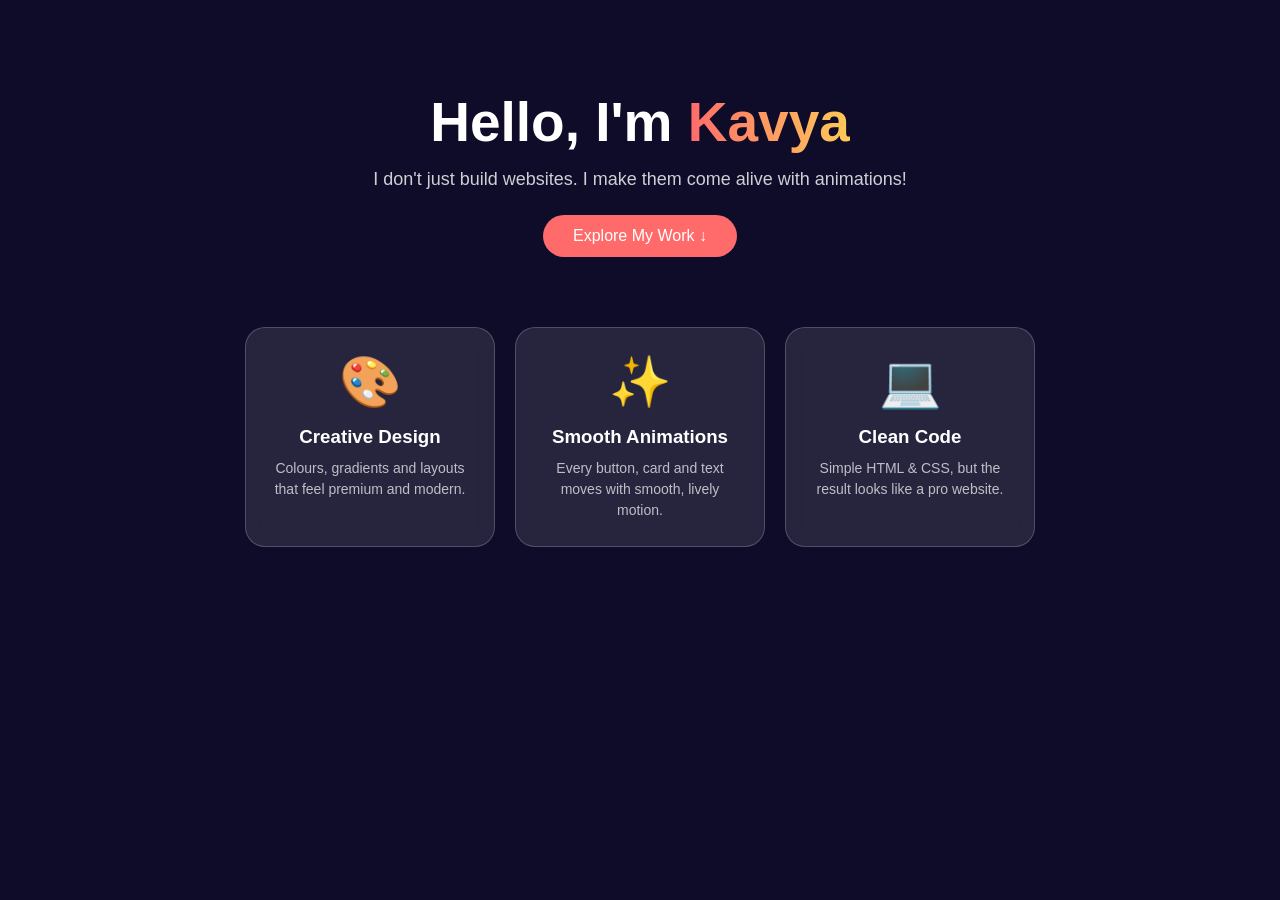
<file: Day2/index.html>
<!DOCTYPE html>
<html>
<head>
<title>Kavya - Animated World</title>
<link rel="stylesheet" href="./style.css">
</head>
<body>

    <div class="bubbles"><span></span><span></span><span></span><span></span><span></span></div>

    <div class="hero">
        <h1>Hello, I'm <span>Kavya</span></h1>
        <p>I don't just build websites. I make them come alive with animations!</p>
        <button>Explore My Work ↓</button>
    </div>

    <div class="cards">
        <div class="card"><span class="emoji">🎨</span><h3>Creative Design</h3><p>Colours, gradients and layouts that feel premium and modern.</p></div>
        <div class="card"><span class="emoji">✨</span><h3>Smooth Animations</h3><p>Every button, card and text moves with smooth, lively motion.</p></div>
        <div class="card"><span class="emoji">💻</span><h3>Clean Code</h3><p>Simple HTML & CSS, but the result looks like a pro website.</p></div>
    </div>

</body>
</html>
</file>
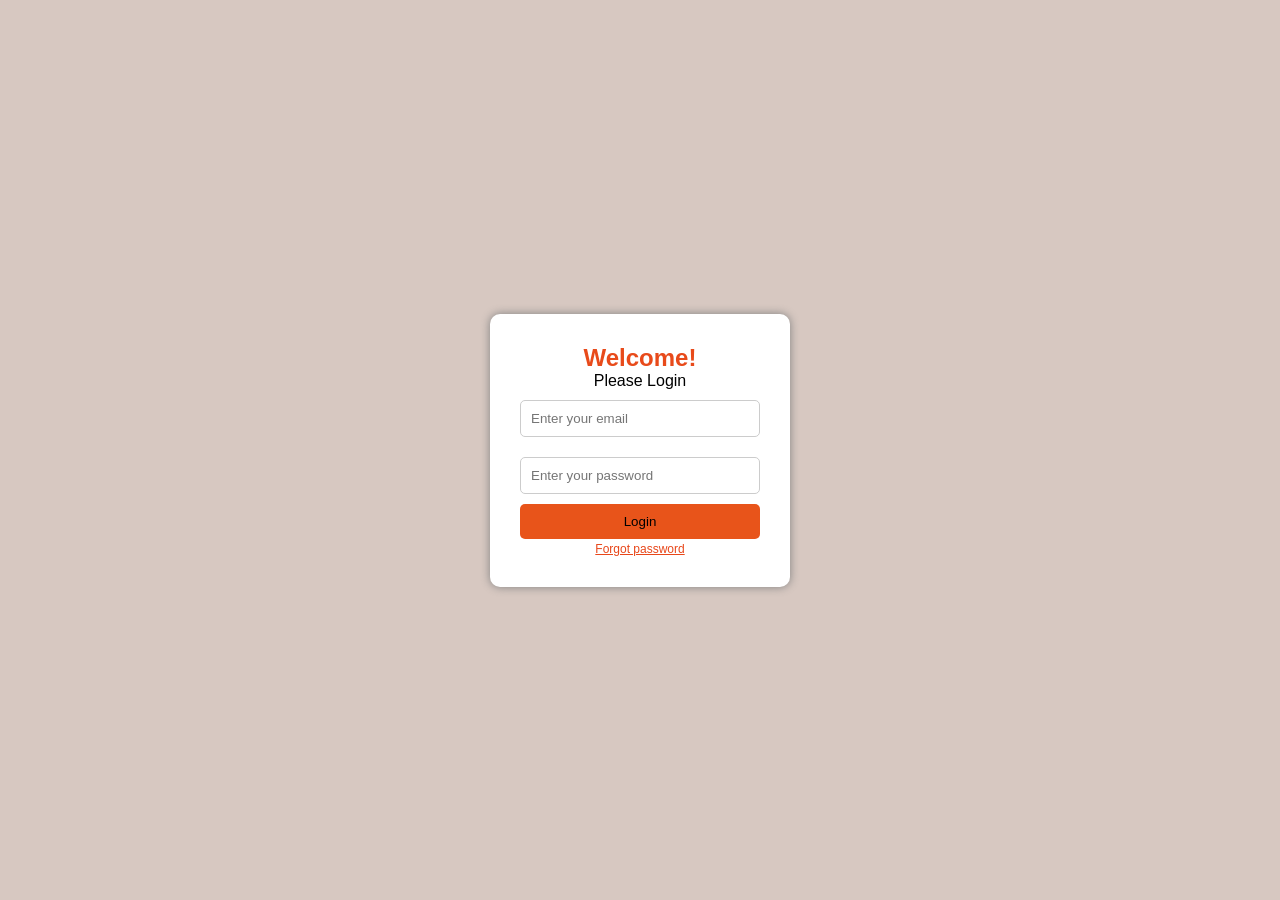
<file: Login.html>
<!DOCTYPE html>
<html lang="en">
<head>
    <meta charset="UTF-8">
    <meta name="viewport" content="width=device-width, initial-scale=1.0">
    <title>Login Form</title>
    <link rel="stylesheet" href="./Login.css">
</head>
<body>
    <div class="box">
       <h2>Welcome!</h2>
       <p>Please Login</p>
       <input type="email" placeholder="Enter your email">
       <br>
       <input type="password" placeholder="Enter your password">
       <button>Login</button>
       <a href="#">Forgot password</a>
    </div>
</body>
</html>
</file>
<file: Day2/style.css>
* { margin: 0;
    padding: 0; 
    box-sizing: border-box; 
    font-family: 'Segoe UI', Arial; }
    body {
         background: #0f0c29;
         color: white;
          min-height: 100vh; 
          overflow-x: hidden;
         }

    .bubbles { 
        position: fixed; 
        top: 0; 
        left: 0; 
        width: 100%;
         height: 100%; 
         z-index: 0; 
         overflow: hidden; 
        }
    .bubbles span {
        position: absolute; 
        bottom: -60px; 
        background: rgba(255,255,255,0.15);
        border-radius: 50%; 
        animation: floatUp 9s linear infinite;
    }
    .bubbles span:nth-child(1){
         left: 10%; 
         width: 40px; 
         height: 40px;
         }
    .bubbles span:nth-child(2){
         left: 30%; 
         width: 20px; 
         height: 20px; 
         animation-delay: 2s; 
         background: #ff6b6b; }
    .bubbles span:nth-child(3){
         left: 50%;
          width: 60px;
           height: 60px; 
           animation-delay: 4s;
         }
    .bubbles span:nth-child(4){ 
        left: 70%;
         width: 25px; 
         height: 25px;
          animation-delay: 1s;
           background: #4ecdc4; 
        }
    .bubbles span:nth-child(5){
         left: 90%; 
         width: 45px; 
         height: 45px; 
         animation-delay: 3s; }
    @keyframes floatUp {
        0% { transform: translateY(0) rotate(0deg); opacity: 1; }
        100% { transform: translateY(-110vh) rotate(360deg); opacity: 0; }
    }

    
    .hero { 
        position: relative; 
        z-index: 1; 
        text-align: center;
         padding: 90px 20px 40px; }
    .hero h1 { 
        font-size: 55px;
         animation: slideDown 1s ease-out; }
    .hero h1 span {
        background: linear-gradient(90deg, #ff6b6b, #feca57, #48dbfb, #ff9ff3);
        background-size: 300% 300%;
        -webkit-background-clip: text; 
        -webkit-text-fill-color: transparent;
        animation: gradientMove 3s ease infinite;
    }
    @keyframes gradientMove { 
        0%{
            background-position:0% 50%
        }
     50%{
        background-position:100% 50%
    } 
     100%{
        background-position:0% 50%
    }
 }
    @keyframes slideDown { 
        from{opacity:0;
             transform: translateY(-50px);
            } 
        to{opacity:1; 
            transform: translateY(0);
        } 
        }
    .hero p { 
        margin-top: 15px; 
        font-size: 18px; 
        opacity: 0.8;
         animation: fadeIn 1.5s ease-in; 
        }
    @keyframes fadeIn { 
        from{opacity:0} 
        to{opacity:0.8}
     }

    .hero button {
        margin-top: 25px;
         padding: 12px 30px;
          border: none; 
          border-radius: 30px;
        background: #ff6b6b;
         color: white; 
         font-size: 16px; 
         cursor: pointer;
        animation: bounce 2s infinite;
         transition: 0.3s;
    }
    @keyframes bounce { 
        0%,100%{transform: translateY(0)}
         50%{transform: translateY(-10px)} }
    .hero button:hover { 
        background: white;
         color: #ff6b6b; 
         transform: scale(1.1); }

    .cards {
        position: relative; 
        z-index: 1;
         display: flex; 
         justify-content: center;
        gap: 20px; 
        flex-wrap: wrap;
        padding: 30px 20px 60px; }
    .card {
        background: rgba(255,255,255,0.1); 
        backdrop-filter: blur(10px);
        width: 250px;
         padding: 25px; 
        border-radius: 20px; 
        text-align: center;
        border: 1px solid rgba(255,255,255,0.2);
        animation: cardUp 1s ease-out both; 
        transition: 0.4s; 
        cursor: pointer;
    }
    .card:nth-child(1){ 
        animation-delay: 0.2s;
     }
    .card:nth-child(2){ 
        animation-delay: 0.4s;
     }
    .card:nth-child(3){ 
        animation-delay: 0.6s; 
    }

    @keyframes cardUp { 
        from{opacity:0; 
            transform: translateY(60px) scale(0.9);} 
        to{opacity:1; 
            transform: translateY(0) scale(1);
        }
     }
    .card:hover { 
        transform: translateY(-15px) rotate(-2deg) scale(1.05);
         background: rgba(255,255,255,0.25); 
         box-shadow: 0 20px 40px rgba(0,0,0,0.4); 
        }
    .card .emoji { 
        font-size: 50px; 
        display: block; 
        margin-bottom: 15px; 
        animation: wiggle 2s infinite; 
    }
    @keyframes wiggle { 
        0%,100%{
            transform: rotate(0)
        } 
        25%{
            transform: rotate(10deg)
        }
     75%{
        transform: rotate(-10deg)
    } 

}
    .card h3 { 
        margin-bottom: 10px;
     }
    .card p { 
        font-size: 14px; 
        opacity: 0.7; 
        line-height: 1.5;
     }
</file>
<file: Login.css>
*{
    margin: 0;
    padding: 0px;
    box-sizing: border-box;
}
body {
            background-color: #cfbdb4d2;
            font-family: Arial;
            display: flex;
            justify-content: center;
            align-items: center;
            height: 100vh;
        }
        .box {
            background: white;
            padding: 30px;
            width: 300px;
            border-radius: 10px;
            box-shadow: 0 0 10px grey;
            text-align: center;
        }
        h2 {
            color: #e84a1a;
        }
        input {
            width: 100%;
            padding: 10px;
            margin: 10px 0;
            border: 1px solid #ccc;
            border-radius: 5px;
        }
        button {
            width: 100%;
            padding: 10px;
            background-color: #e8541a;
            color: rgb(0, 0, 0);
            border: none;
            border-radius: 5px;
            cursor: pointer;
            
        }
        button:hover {
            background-color: #eb6708;
            transition: all;
        }
        a {
            font-size: 12px;
            color: #e8471a;
        }
</file>
